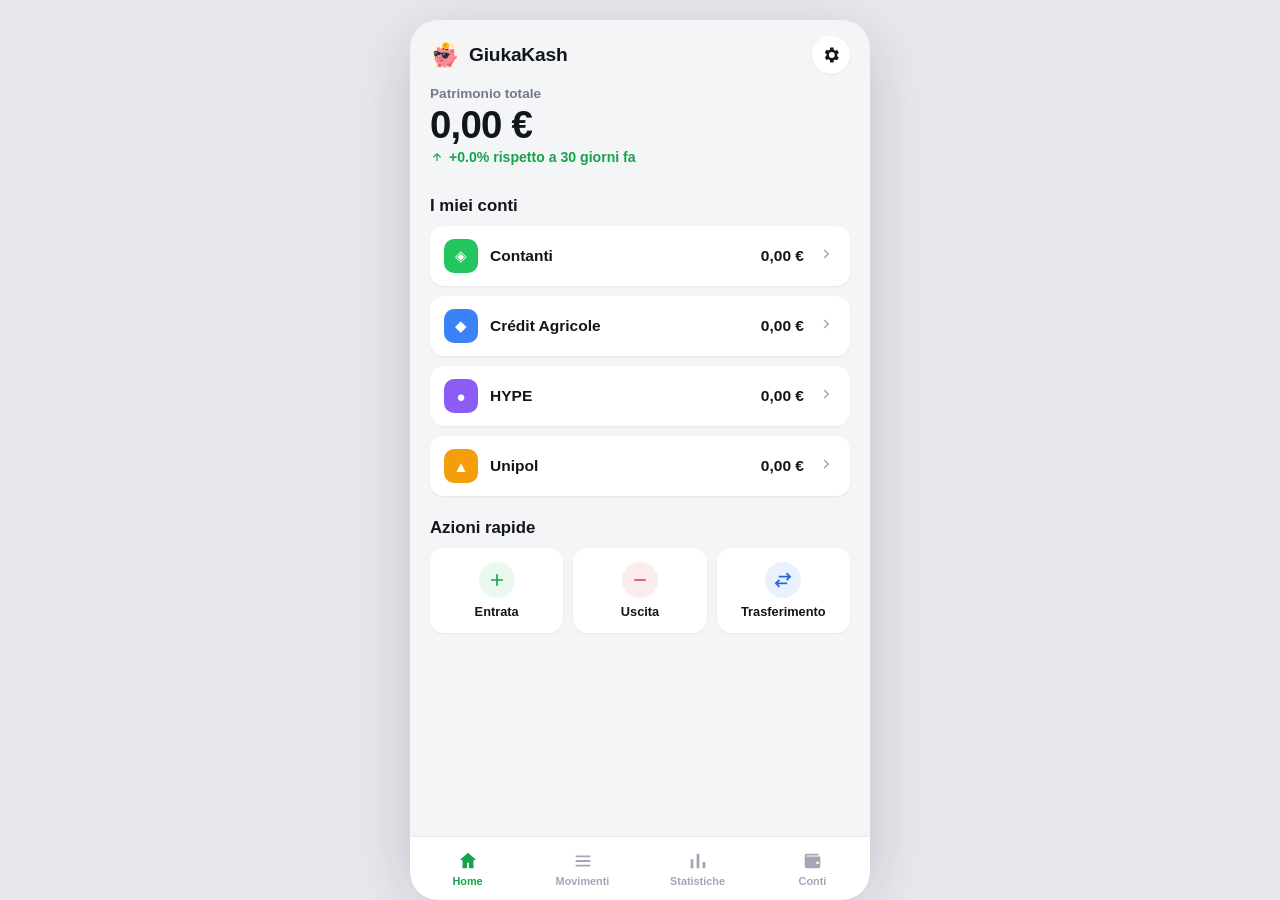
<file: index.html>
<!DOCTYPE html>
<html lang="it">
<head>
<meta charset="UTF-8">
<meta name="viewport" content="width=device-width, initial-scale=1, maximum-scale=1, viewport-fit=cover">
<title>GiukaKash</title>
<meta name="description" content="GiukaKash — Gestione del patrimonio personale della cappella">
<meta name="theme-color" content="#0f172a" media="(prefers-color-scheme: light)">
<meta name="theme-color" content="#0b0c0f" media="(prefers-color-scheme: dark)">
<link rel="manifest" href="manifest.json">
<link rel="icon" href="icons/icon-192.png">
<link rel="apple-touch-icon" href="icons/icon-192.png">
<meta name="apple-mobile-web-app-capable" content="yes">
<meta name="apple-mobile-web-app-status-bar-style" content="black-translucent">
<meta name="apple-mobile-web-app-title" content="GiukaKash">
<script>
  // Applica subito il tema salvato per evitare un flash del tema sbagliato al caricamento.
  (function () {
    try {
      var t = localStorage.getItem('moneyapp:theme');
      if (t === 'light' || t === 'dark') document.documentElement.setAttribute('data-theme', t);
    } catch (e) {}
  })();
</script>
<link rel="stylesheet" href="css/style.css">
</head>
<body>

<div id="app"></div>

<nav id="bottom-nav">
  <button data-navitem="home" class="nav-item">
    <svg viewBox="0 0 24 24" width="22" height="22"><path fill="currentColor" d="M12 3l9 8h-3v9h-5v-6H11v6H6v-9H3z"/></svg>
    <span>Home</span>
  </button>
  <button data-navitem="movements" class="nav-item">
    <svg viewBox="0 0 24 24" width="22" height="22"><path fill="currentColor" d="M4 6h16v2H4zm0 5h16v2H4zm0 5h16v2H4z"/></svg>
    <span>Movimenti</span>
  </button>
  <button data-navitem="stats" class="nav-item">
    <svg viewBox="0 0 24 24" width="22" height="22"><path fill="currentColor" d="M4 20V10h3v10zm6.5 0V4h3v16zm6.5 0v-7h3v7z"/></svg>
    <span>Statistiche</span>
  </button>
  <button data-navitem="accounts" class="nav-item">
    <svg viewBox="0 0 24 24" width="22" height="22"><path fill="currentColor" d="M3 6a2 2 0 012-2h13v2H5v1h15v11a2 2 0 01-2 2H5a2 2 0 01-2-2zm14 6.5a1.5 1.5 0 100 3 1.5 1.5 0 000-3z"/></svg>
    <span>Conti</span>
  </button>
</nav>

<div id="modal-root"></div>

<script src="js/db.js"></script>
<script src="js/charts.js"></script>
<script src="js/render.js"></script>
<script src="js/app.js"></script>
</body>
</html>
</file>
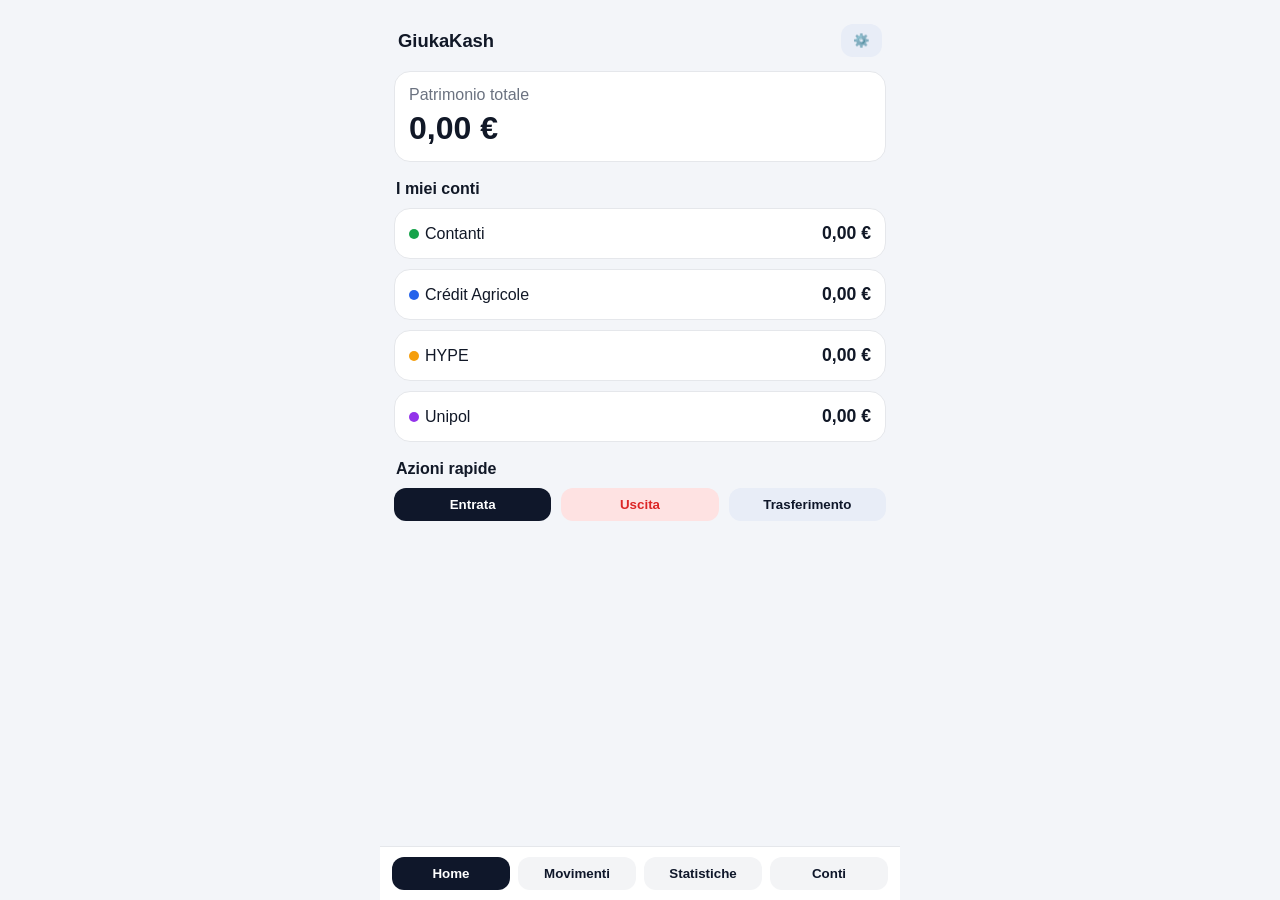
<file: old/index.html>
<!doctype html>
<html lang="it">
  <head>
    <meta charset="UTF-8" />
    <meta name="viewport" content="width=device-width, initial-scale=1.0, viewport-fit=cover" />
    <meta name="theme-color" content="#0f172a" />
    <title>GiukaKash</title>
    <link rel="manifest" href="./manifest.json" />
    <link rel="stylesheet" href="./styles.css" />
  </head>
  <body>
    <div id="app">
      <header class="topbar">
        <h1>GiukaKash</h1>
        <button id="settingsBtn" class="icon-btn" aria-label="Impostazioni">⚙️</button>
      </header>

      <main>
        <section id="home" class="view active">
          <div class="card hero">
            <p class="muted">Patrimonio totale</p>
            <h2 id="totalWealth">€0,00</h2>
          </div>

          <div class="section-head">
            <h3>I miei conti</h3>
          </div>
          <div id="homeAccounts" class="card-list"></div>

          <div class="section-head">
            <h3>Azioni rapide</h3>
          </div>
          <div class="quick-actions">
            <button class="primary" data-quick-type="income">Entrata</button>
            <button class="danger" data-quick-type="expense">Uscita</button>
            <button data-quick-type="transfer">Trasferimento</button>
          </div>
        </section>

        <section id="movements" class="view">
          <div class="card filters">
            <div class="grid-2">
              <label>Conto
                <select id="filterAccount"></select>
              </label>
              <label>Tipo
                <select id="filterType">
                  <option value="all">Tutti</option>
                  <option value="income">Entrata</option>
                  <option value="expense">Uscita</option>
                  <option value="transfer">Trasferimento</option>
                </select>
              </label>
              <label>Categoria
                <select id="filterCategory"></select>
              </label>
              <label>Periodo
                <select id="filterPeriod">
                  <option value="all">Tutto</option>
                  <option value="7">Ultimi 7 giorni</option>
                  <option value="30">Ultimi 30 giorni</option>
                  <option value="365">Ultimi 12 mesi</option>
                </select>
              </label>
            </div>
            <label>Ricerca
              <input id="filterSearch" type="search" placeholder="Descrizione o categoria" />
            </label>
          </div>

          <div class="section-head">
            <h3>Movimenti</h3>
            <button id="addMovementBtn" class="small-btn">+ Aggiungi</button>
          </div>
          <div id="movementList" class="card-list"></div>
        </section>

        <section id="stats" class="view">
          <div class="tabs">
            <button class="tab active" data-range="month">Mensile</button>
            <button class="tab" data-range="week">Settimanale</button>
            <button class="tab" data-range="year">Annuale</button>
          </div>

          <div class="card">
            <p class="muted">Andamento patrimonio</p>
            <canvas id="wealthChart" height="220"></canvas>
          </div>

          <div class="grid-2 stats-kpis">
            <div class="card"><p class="muted">Entrate</p><strong id="kpiIncome">€0,00</strong></div>
            <div class="card"><p class="muted">Uscite</p><strong id="kpiExpense">€0,00</strong></div>
            <div class="card"><p class="muted">Differenza</p><strong id="kpiDiff">€0,00</strong></div>
            <div class="card"><p class="muted">Movimenti</p><strong id="kpiCount">0</strong></div>
          </div>

          <div class="card">
            <p class="muted">Spese per categoria</p>
            <div id="expenseByCategory" class="category-bars"></div>
          </div>
        </section>

        <section id="accounts" class="view">
          <div class="section-head">
            <h3>Conti</h3>
            <button id="addAccountBtn" class="small-btn">+ Nuovo conto</button>
          </div>
          <div id="accountList" class="card-list"></div>
        </section>
      </main>

      <nav class="bottom-nav" aria-label="Navigazione principale">
        <button class="nav-item active" data-view="home">Home</button>
        <button class="nav-item" data-view="movements">Movimenti</button>
        <button class="nav-item" data-view="stats">Statistiche</button>
        <button class="nav-item" data-view="accounts">Conti</button>
      </nav>
    </div>

    <dialog id="movementDialog" class="app-dialog">
      <form id="movementForm" method="dialog">
        <h3 id="movementDialogTitle">Nuovo movimento</h3>
        <input type="hidden" id="movementId" />
        <label>Tipo
          <select id="movementType" required>
            <option value="income">Entrata</option>
            <option value="expense">Uscita</option>
            <option value="transfer">Trasferimento</option>
          </select>
        </label>

        <div id="singleAccountFields">
          <label>Conto
            <select id="movementAccount"></select>
          </label>
        </div>

        <div id="transferFields" class="grid-2 hidden">
          <label>Da conto
            <select id="movementFromAccount"></select>
          </label>
          <label>A conto
            <select id="movementToAccount"></select>
          </label>
        </div>

        <label>Importo (€)
          <input id="movementAmount" type="number" inputmode="decimal" min="0.01" step="0.01" required />
        </label>

        <label id="categoryLabel">Categoria
          <select id="movementCategory" required></select>
        </label>

        <label>Data
          <input id="movementDate" type="date" required />
        </label>

        <label>Descrizione (opzionale)
          <input id="movementDescription" type="text" maxlength="80" placeholder="Es. Spesa supermercato" />
        </label>

        <div class="dialog-actions">
          <button type="button" data-close-dialog="movementDialog">Annulla</button>
          <button class="primary" type="submit">Salva</button>
        </div>
      </form>
    </dialog>

    <dialog id="accountDialog" class="app-dialog">
      <form id="accountForm" method="dialog">
        <h3 id="accountDialogTitle">Nuovo conto</h3>
        <input type="hidden" id="accountId" />
        <label>Nome conto
          <input id="accountName" type="text" maxlength="40" required />
        </label>
        <label>Saldo iniziale (€)
          <input id="accountInitial" type="number" inputmode="decimal" step="0.01" required />
        </label>
        <label>Colore
          <input id="accountColor" type="color" required />
        </label>
        <div class="dialog-actions">
          <button type="button" data-close-dialog="accountDialog">Annulla</button>
          <button class="primary" type="submit">Salva</button>
        </div>
      </form>
    </dialog>

    <dialog id="categoriesDialog" class="app-dialog">
      <form id="categoriesForm" method="dialog">
        <h3>Gestione categorie</h3>
        <label>Tipo
          <select id="categoryTypeSelector">
            <option value="income">Entrata</option>
            <option value="expense">Uscita</option>
          </select>
        </label>
        <label>Nuova categoria
          <input id="newCategoryName" type="text" maxlength="30" placeholder="Nome categoria" />
        </label>
        <div class="dialog-actions">
          <button type="button" id="addCategoryBtn">Aggiungi</button>
          <button type="button" data-close-dialog="categoriesDialog">Chiudi</button>
        </div>
        <div id="categoryList" class="simple-list"></div>
      </form>
    </dialog>

    <dialog id="settingsDialog" class="app-dialog">
      <form method="dialog">
        <h3>Impostazioni</h3>
        <div class="settings-actions">
          <button type="button" id="manageCategoriesBtn">Gestisci categorie</button>
          <button type="button" id="exportBtn">Esporta dati</button>
          <label class="file-import">
            Importa dati
            <input id="importInput" type="file" accept="application/json" />
          </label>
        </div>
        <div class="dialog-actions">
          <button type="button" data-close-dialog="settingsDialog">Chiudi</button>
        </div>
      </form>
    </dialog>

    <dialog id="accountDetailDialog" class="app-dialog">
      <form method="dialog">
        <h3 id="accountDetailTitle">Dettaglio conto</h3>
        <p class="muted" id="accountDetailBalance"></p>
        <div id="accountDetailMovements" class="simple-list"></div>
        <div class="dialog-actions">
          <button type="button" data-close-dialog="accountDetailDialog">Chiudi</button>
        </div>
      </form>
    </dialog>

    <script src="./app.js"></script>
  </body>
</html>
</file>
<file: css/style.css>
/* ============================================================
   style.css — design system "Le mie finanze"
   ============================================================ */

:root {
  --bg: #f4f5f7;
  --surface: #ffffff;
  --text: #12151b;
  --text-secondary: #75798a;
  --text-tertiary: #a3a7b5;
  --border: #e9eaee;
  --accent-solid: #16a34a;
  --accent: #16a34a;
  --accent-soft: #e9f9ee;
  --income: #16a34a;
  --income-soft: #e9f9ee;
  --expense: #e0393f;
  --expense-soft: #fdeced;
  --transfer: #2563eb;
  --transfer-soft: #eaf1fe;
  --danger: #e0393f;
  --radius-lg: 20px;
  --radius-md: 14px;
  --radius-sm: 10px;
  --nav-height: 64px;
  --max-width: 460px;
  --shadow-card: 0 1px 2px rgba(16, 24, 40, 0.04), 0 1px 3px rgba(16, 24, 40, 0.03);
  --page-backdrop: #e7e8ec;
  font-size: 16px;
  color-scheme: light;
}

/* Tema scuro automatico (segue il sistema) quando l'utente non ha forzato "Chiaro" */
@media (prefers-color-scheme: dark) {
  :root:not([data-theme="light"]) {
    --bg: #121317;
    --surface: #1c1e24;
    --text: #f2f3f5;
    --text-secondary: #9aa0ac;
    --text-tertiary: #6b7280;
    --border: #2b2e36;
    --accent-soft: rgba(34, 197, 94, 0.16);
    --income: #4ade80;
    --income-soft: rgba(74, 222, 128, 0.16);
    --expense: #f87171;
    --expense-soft: rgba(248, 113, 113, 0.16);
    --transfer: #60a5fa;
    --transfer-soft: rgba(96, 165, 250, 0.18);
    --page-backdrop: #0b0c0f;
    --shadow-card: 0 1px 2px rgba(0, 0, 0, 0.35), 0 1px 3px rgba(0, 0, 0, 0.25);
    color-scheme: dark;
  }
}

/* Tema scuro forzato manualmente dalle Impostazioni, indipendentemente dal sistema */
:root[data-theme="dark"] {
  --bg: #121317;
  --surface: #1c1e24;
  --text: #f2f3f5;
  --text-secondary: #9aa0ac;
  --text-tertiary: #6b7280;
  --border: #2b2e36;
  --accent-soft: rgba(34, 197, 94, 0.16);
  --income: #4ade80;
  --income-soft: rgba(74, 222, 128, 0.16);
  --expense: #f87171;
  --expense-soft: rgba(248, 113, 113, 0.16);
  --transfer: #60a5fa;
  --transfer-soft: rgba(96, 165, 250, 0.18);
  --page-backdrop: #0b0c0f;
  --shadow-card: 0 1px 2px rgba(0, 0, 0, 0.35), 0 1px 3px rgba(0, 0, 0, 0.25);
  color-scheme: dark;
}

/* Tema chiaro forzato manualmente, anche se il sistema è scuro */
:root[data-theme="light"] { color-scheme: light; }

* { box-sizing: border-box; }

html, body {
  margin: 0;
  padding: 0;
  background: var(--page-backdrop);
  color: var(--text);
  font-family: -apple-system, BlinkMacSystemFont, "SF Pro Text", "Segoe UI", Roboto, Helvetica, Arial, sans-serif;
  -webkit-font-smoothing: antialiased;
  transition: background-color 0.2s ease, color 0.2s ease;
}

body {
  min-height: 100vh;
  display: flex;
  justify-content: center;
}

#app {
  width: 100%;
  max-width: var(--max-width);
  min-height: 100vh;
  background: var(--bg);
  padding-bottom: calc(var(--nav-height) + 24px + env(safe-area-inset-bottom, 0px));
  position: relative;
}

button, input, select, textarea {
  font-family: inherit;
  font-size: 1rem;
  color: inherit;
}

button {
  border: none;
  background: none;
  cursor: pointer;
  -webkit-tap-highlight-color: transparent;
}

/* ---------------- Layout generico ---------------- */
.screen { padding: env(safe-area-inset-top, 0px) 0 0; }

.topbar {
  display: flex;
  align-items: center;
  justify-content: space-between;
  padding: 18px 20px 8px;
}
.topbar h1 { font-size: 1.5rem; font-weight: 700; margin: 0; letter-spacing: -0.01em; }
.topbar .icon-btn:only-child { margin-left: auto; }

.brand-topbar { padding-top: 16px; }
.brand-lockup { display: flex; align-items: center; gap: 9px; }
.brand-logo { flex-shrink: 0; border-radius: 8px; }
.brand-name { font-size: 1.2rem; font-weight: 800; letter-spacing: -0.01em; }
.wealth-label { display: block; font-size: 0.85rem; font-weight: 600; color: var(--text-secondary); margin-bottom: 2px; }

.icon-btn {
  width: 38px; height: 38px;
  display: flex; align-items: center; justify-content: center;
  border-radius: 50%;
  background: var(--surface);
  color: var(--text);
  box-shadow: var(--shadow-card);
  flex-shrink: 0;
}
.icon-btn.small { width: 30px; height: 30px; box-shadow: none; background: transparent; color: var(--text-tertiary); }
.icon-btn.confirm { background: var(--accent-solid); color: #fff; }
.icon-btn[disabled] { opacity: 0.35; pointer-events: none; }

.section-header {
  display: flex; align-items: center; justify-content: space-between;
  padding: 22px 20px 10px;
}
.section-header h2 { font-size: 1.05rem; font-weight: 700; margin: 0; }
.link-btn { color: var(--accent-solid); font-weight: 600; font-size: 0.9rem; }

.chevron { color: var(--text-tertiary); flex-shrink: 0; }

.empty-state { text-align: center; padding: 40px 24px; color: var(--text-secondary); }
.empty-title { font-weight: 600; color: var(--text); margin: 0 0 4px; }
.empty-sub { font-size: 0.9rem; margin: 0; }

/* ---------------- Wealth card ---------------- */
.wealth-card { padding: 4px 20px 6px; }
.wealth-amount { font-size: 2.4rem; font-weight: 800; letter-spacing: -0.02em; }
.wealth-delta {
  display: inline-flex; align-items: center; gap: 5px;
  font-size: 0.88rem; font-weight: 600; margin-top: 2px;
}
.wealth-delta.positive { color: var(--income); }
.wealth-delta.negative { color: var(--expense); }

/* ---------------- Account list ---------------- */
.account-list { padding: 0 20px; display: flex; flex-direction: column; gap: 10px; }
.account-row {
  display: flex; align-items: center; gap: 12px;
  background: var(--surface);
  border-radius: var(--radius-md);
  padding: 13px 14px;
  box-shadow: var(--shadow-card);
  width: 100%; text-align: left;
}
.account-dot {
  width: 34px; height: 34px; border-radius: 10px;
  display: flex; align-items: center; justify-content: center;
  color: #fff; font-size: 0.95rem; flex-shrink: 0;
}
.account-name { flex: 1; font-weight: 600; font-size: 0.97rem; }
.account-balance { font-weight: 700; font-size: 0.97rem; margin-right: 2px; }

/* ---------------- Quick actions ---------------- */
.quick-actions { display: grid; grid-template-columns: repeat(3, 1fr); gap: 10px; padding: 0 20px; }
.quick-actions.two { grid-template-columns: repeat(2, 1fr); padding: 16px 20px 0; }
.qa-btn {
  display: flex; flex-direction: column; align-items: center; gap: 6px;
  background: var(--surface); border-radius: var(--radius-md);
  padding: 14px 8px; box-shadow: var(--shadow-card);
  font-weight: 600; font-size: 0.8rem;
}
.qa-btn svg { border-radius: 50%; padding: 8px; box-sizing: content-box; }
.qa-income svg { background: var(--income-soft); color: var(--income); }
.qa-expense svg { background: var(--expense-soft); color: var(--expense); }
.qa-transfer svg { background: var(--transfer-soft); color: var(--transfer); }

/* ---------------- Movimenti ---------------- */
.search-row { padding: 4px 20px 10px; }
.search-row input {
  width: 100%; padding: 11px 14px; border-radius: var(--radius-sm);
  border: 1px solid var(--border); background: var(--surface);
}
.filter-row { display: flex; gap: 6px; padding: 0 20px 14px; overflow: visible; }
.filter-menu {
  position: relative; flex: 1 1 0; min-width: 0;
}
.filter-menu summary {
  display: block; overflow: hidden; text-overflow: ellipsis; white-space: nowrap;
  padding: 8px 20px 8px 6px; border: 1px solid var(--border); border-radius: 999px;
  background: var(--surface); color: var(--text); font-size: 0.82rem; cursor: pointer;
  list-style: none;
}
.filter-menu summary::-webkit-details-marker { display: none; }
.filter-menu summary::after {
  content: ''; position: absolute; top: 50%; right: 8px; width: 6px; height: 6px;
  border-right: 1.5px solid var(--text-secondary); border-bottom: 1.5px solid var(--text-secondary);
  transform: translateY(-65%) rotate(45deg); pointer-events: none;
}
.filter-menu[open] summary::after { transform: translateY(-25%) rotate(225deg); }
.filter-options {
  position: absolute; z-index: 10; top: calc(100% + 6px); left: 0; min-width: 100%;
  padding: 5px; border: 1px solid var(--border); border-radius: var(--radius-sm);
  background: var(--surface); box-shadow: 0 8px 24px rgba(16, 24, 40, 0.14);
}
.filter-options button {
  display: block; width: 100%; padding: 8px 9px; border-radius: 7px;
  background: transparent; color: var(--text); text-align: left; font-size: 0.8rem;
  white-space: nowrap;
}
.filter-options button.selected { background: var(--accent-soft); color: var(--accent-solid); font-weight: 700;
}

.movements-list {
  padding: 0 20px;
  font-family: "Trebuchet MS", "Segoe UI", sans-serif;
}
.mv-date-group { margin-bottom: 6px; }
.mv-date-label {
  font-size: 0.76rem; font-weight: 700; color: var(--text-tertiary);
  text-transform: uppercase; letter-spacing: 0.08em;
  padding: 14px 2px 6px;
}
.mv-row {
  display: flex; align-items: center; gap: 12px; width: 100%; text-align: left;
  background: var(--surface); border-radius: var(--radius-md);
  padding: 12px 14px; margin-bottom: 8px; box-shadow: var(--shadow-card);
}
.mv-icon {
  width: 36px; height: 36px; border-radius: 10px; flex-shrink: 0;
  display: flex; align-items: center; justify-content: center; font-size: 1.05rem;
}
.mv-icon.income { background: var(--income-soft); }
.mv-icon.expense { background: var(--expense-soft); }
.mv-icon.transfer { background: var(--transfer-soft); color: var(--transfer); }
.mv-info { flex: 1; min-width: 0; display: flex; flex-direction: column; gap: 2px; }
.mv-label { font-weight: 700; font-size: 0.93rem; overflow: hidden; text-overflow: ellipsis; white-space: nowrap; }
.mv-sub { font-size: 0.79rem; color: var(--text-secondary); overflow: hidden; text-overflow: ellipsis; white-space: nowrap; }
.mv-amount { font-weight: 700; font-size: 0.93rem; flex-shrink: 0; font-variant-numeric: tabular-nums; letter-spacing: 0.01em; }
.mv-amount.positive { color: var(--income); }
.mv-amount.negative { color: var(--expense); }
.mv-amount.neutral { color: var(--transfer); }

/* ---------------- Tabs / periodo ---------------- */
.tabs {
  display: flex; gap: 6px; padding: 4px 20px 14px;
}
.tab {
  flex: 1; padding: 9px 8px; border-radius: 999px; font-weight: 600; font-size: 0.87rem;
  background: var(--surface); color: var(--text-secondary); box-shadow: var(--shadow-card);
}
.tab.active { background: var(--accent-solid); color: #fff; box-shadow: none; }

.period-nav {
  display: flex; align-items: center; justify-content: center; gap: 14px;
  padding: 0 20px 14px;
}
.period-label { font-weight: 700; font-size: 0.95rem; min-width: 170px; text-align: center; }

/* ---------------- Statistiche summary ---------------- */
.stats-summary { display: grid; grid-template-columns: repeat(3, 1fr); gap: 10px; padding: 0 20px 16px; }
.stat-box {
  background: var(--surface); border-radius: var(--radius-md); box-shadow: var(--shadow-card);
  padding: 12px 10px; display: flex; flex-direction: column; gap: 4px;
}
.stat-label { font-size: 0.74rem; color: var(--text-secondary); font-weight: 600; }
.stat-value { font-size: 1.02rem; font-weight: 700; }
.stat-value.positive { color: var(--income); }
.stat-value.negative { color: var(--expense); }

/* ---------------- Card generica ---------------- */
.card {
  background: var(--surface); border-radius: var(--radius-lg); box-shadow: var(--shadow-card);
  margin: 0 20px 16px; padding: 16px 14px 14px;
}
.card h3 { font-size: 0.95rem; font-weight: 700; margin: 0 0 10px; }
.card-title-row { display: flex; align-items: baseline; justify-content: space-between; margin-bottom: 8px; }
.card-title-row h3 { margin: 0; }
.card-title-value { font-weight: 700; font-size: 0.95rem; }

.chart-svg { display: block; width: 100%; overflow: visible; }
.chart-grid { stroke: var(--border); stroke-width: 1; }
.chart-axis-label { font-size: 9px; fill: var(--text-tertiary); }

.chart-legend { display: flex; flex-wrap: wrap; gap: 6px; margin-top: 12px; }
.legend-chip {
  display: inline-flex; align-items: center; gap: 6px;
  padding: 6px 10px; border-radius: 999px; font-size: 0.76rem; font-weight: 600;
  background: var(--bg); color: var(--text-tertiary); border: 1px solid transparent;
}
.legend-chip .dot { width: 8px; height: 8px; border-radius: 50%; }
.legend-chip.active { color: var(--text); background: var(--surface); border-color: var(--border); }

.donut-row { display: flex; align-items: center; gap: 18px; }
.donut-svg { flex-shrink: 0; }
.donut-legend { flex: 1; display: flex; flex-direction: column; gap: 9px; min-width: 0; }
.donut-legend-item { display: flex; align-items: center; gap: 8px; font-size: 0.82rem; }
.donut-legend-item .dot { width: 9px; height: 9px; border-radius: 50%; flex-shrink: 0; }
.donut-legend-item .cat-name { flex: 1; overflow: hidden; text-overflow: ellipsis; white-space: nowrap; }
.donut-legend-item .cat-value { font-weight: 700; }

/* ---------------- Dettaglio conto ---------------- */
.account-hero {
  margin: 4px 20px 0; border-radius: var(--radius-lg); padding: 22px 20px;
  color: #fff; display: flex; flex-direction: column; gap: 6px;
}
.account-hero-icon {
  width: 34px; height: 34px; border-radius: 10px; background: rgba(255,255,255,0.25);
  display: flex; align-items: center; justify-content: center; font-size: 0.95rem; margin-bottom: 4px;
}
.account-hero-name { font-weight: 600; font-size: 0.95rem; opacity: 0.95; }
.account-hero-balance { font-weight: 800; font-size: 1.9rem; letter-spacing: -0.02em; }

/* ---------------- Bottom nav ---------------- */
#bottom-nav {
  position: fixed; left: 0; right: 0; bottom: 0;
  max-width: var(--max-width); margin: 0 auto;
  background: var(--surface); border-top: 1px solid var(--border);
  display: flex; height: var(--nav-height);
  padding-bottom: env(safe-area-inset-bottom, 0px);
  z-index: 20;
}
.nav-item {
  flex: 1; display: flex; flex-direction: column; align-items: center; justify-content: center; gap: 3px;
  color: var(--text-tertiary); font-size: 0.68rem; font-weight: 600;
}
.nav-item.active { color: var(--accent-solid); }

/* ---------------- Modali ---------------- */
#modal-root { position: fixed; inset: 0; z-index: 50; pointer-events: none; }
#modal-root.open { pointer-events: auto; }
.modal-overlay {
  position: fixed; inset: 0; background: rgba(10, 12, 18, 0.4);
  display: flex; align-items: flex-end; justify-content: center;
  opacity: 0; animation: fadeIn 0.18s ease forwards;
}
@keyframes fadeIn { to { opacity: 1; } }
.modal-sheet {
  width: 100%; max-width: var(--max-width); max-height: 90vh; overflow-y: auto;
  background: var(--bg); border-radius: 22px 22px 0 0;
  transform: translateY(24px); animation: slideUp 0.22s cubic-bezier(.32,.72,0,1) forwards;
  padding-bottom: calc(24px + env(safe-area-inset-bottom, 0px));
}
@keyframes slideUp { to { transform: translateY(0); } }
body.modal-open { overflow: hidden; }

.modal-header {
  display: flex; align-items: center; justify-content: space-between;
  padding: 16px 16px 10px; position: sticky; top: 0; background: var(--bg); z-index: 2;
}
.modal-header h2 { font-size: 1.08rem; font-weight: 700; margin: 0; }
.modal-body { padding: 4px 20px 20px; display: flex; flex-direction: column; gap: 14px; }

.field { display: flex; flex-direction: column; gap: 6px; }
.field span { font-size: 0.8rem; font-weight: 600; color: var(--text-secondary); }
.field input[type=text], .field input[type=date], .field select, .field textarea {
  padding: 12px 14px; border-radius: var(--radius-sm); border: 1px solid var(--border);
  background: var(--surface); width: 100%;
}
.field textarea { resize: vertical; min-height: 56px; }
.field input.invalid, .amount-input.invalid input { border-color: var(--danger); animation: shake 0.3s; }
@keyframes shake { 25% { transform: translateX(-4px); } 75% { transform: translateX(4px); } }

.amount-input {
  display: flex; align-items: center; gap: 6px; border: 1px solid var(--border);
  border-radius: var(--radius-sm); padding: 10px 14px; background: var(--surface);
}
.amount-input span { color: var(--text-secondary); font-weight: 600; }
.amount-input input {
  border: none; padding: 0; font-size: 1.4rem; font-weight: 700; flex: 1; min-width: 0; background: transparent;
}
.amount-input input:focus { outline: none; }
.amount-input input.invalid { color: var(--danger); }

.color-picker { display: flex; flex-wrap: wrap; gap: 10px; }
.color-swatch { width: 32px; height: 32px; border-radius: 50%; border: 2px solid transparent; }
.color-swatch.selected { border-color: var(--text); box-shadow: 0 0 0 2px var(--surface) inset; }

.danger-btn {
  margin-top: 4px; padding: 13px; border-radius: var(--radius-sm);
  background: var(--expense-soft); color: var(--danger); font-weight: 700; text-align: center;
}

.type-tabs { display: flex; gap: 6px; background: var(--surface); padding: 4px; border-radius: 999px; }
.type-tab { flex: 1; padding: 9px 4px; border-radius: 999px; font-weight: 600; font-size: 0.85rem; color: var(--text-secondary); }
.type-tab.income.active { background: var(--income-soft); color: var(--income); }
.type-tab.expense.active { background: var(--expense-soft); color: var(--expense); }
.type-tab.transfer.active { background: var(--transfer-soft); color: var(--transfer); }

/* ---------------- Impostazioni ---------------- */
.settings-list { padding: 6px 20px 20px; display: flex; flex-direction: column; gap: 16px; }
.settings-group { background: var(--surface); border-radius: var(--radius-md); box-shadow: var(--shadow-card); overflow: hidden; }
.settings-row {
  width: 100%; display: flex; align-items: center; gap: 12px; padding: 13px 14px;
  border-bottom: 1px solid var(--border); text-align: left;
}
.settings-row:last-child { border-bottom: none; }
.settings-row.static { cursor: default; }
.settings-row.danger .settings-row-icon, .settings-row.danger span:first-child { color: var(--danger); }
.settings-row-icon {
  width: 32px; height: 32px; border-radius: 9px; background: var(--bg);
  display: flex; align-items: center; justify-content: center; flex-shrink: 0; color: var(--text-secondary);
}
.settings-row-text { display: flex; flex-direction: column; gap: 2px; flex: 1; }
.settings-row-text span { font-weight: 600; font-size: 0.92rem; }
.settings-row-text small { color: var(--text-secondary); font-size: 0.78rem; }

.category-manage-list { padding: 0 20px; display: flex; flex-direction: column; gap: 8px; margin-bottom: 12px; }
.category-manage-row {
  display: flex; align-items: center; gap: 10px; background: var(--surface);
  border-radius: var(--radius-sm); padding: 10px 12px; box-shadow: var(--shadow-card);
}
.category-manage-row .cat-name { flex: 1; font-weight: 600; font-size: 0.9rem; }
.add-category-form { display: flex; gap: 8px; padding: 0 20px; }
.add-category-form input {
  flex: 1; padding: 11px 14px; border-radius: var(--radius-sm); border: 1px solid var(--border); background: var(--surface);
}

/* ---------------- Selettore tema ---------------- */
.theme-option-list { display: flex; flex-direction: column; gap: 8px; }
.theme-option {
  display: flex; align-items: center; justify-content: space-between; gap: 10px;
  width: 100%; text-align: left; background: var(--surface); border: 1px solid var(--border);
  border-radius: var(--radius-md); padding: 13px 14px;
}
.theme-option.selected { border-color: var(--accent-solid); background: var(--accent-soft); }
.theme-option-text { display: flex; flex-direction: column; gap: 2px; }
.theme-option-text span { font-weight: 600; font-size: 0.93rem; }
.theme-option-text small { color: var(--text-secondary); font-size: 0.78rem; }
.theme-check { color: var(--accent-solid); width: 22px; display: flex; justify-content: flex-end; flex-shrink: 0; }

/* ---------------- Responsive: schermi larghi ---------------- */
@media (min-width: 500px) {
  body { padding: 20px 0; }
  #app { border-radius: 28px; box-shadow: 0 20px 60px rgba(16,24,40,0.18); min-height: calc(100vh - 40px); }
  #bottom-nav { border-radius: 0 0 28px 28px; }
}
</file>
<file: old/styles.css>
:root {
  --bg: #f3f5f9;
  --card: #ffffff;
  --text: #111827;
  --muted: #6b7280;
  --primary: #0f172a;
  --accent: #2563eb;
  --danger: #dc2626;
  --border: #e5e7eb;
  --radius: 16px;
}

* { box-sizing: border-box; }
body {
  margin: 0;
  font-family: Inter, -apple-system, BlinkMacSystemFont, "Segoe UI", Roboto, sans-serif;
  background: var(--bg);
  color: var(--text);
}

#app {
  max-width: 520px;
  margin: 0 auto;
  min-height: 100dvh;
  padding: env(safe-area-inset-top) 14px calc(84px + env(safe-area-inset-bottom));
}

.topbar {
  display: flex;
  align-items: center;
  justify-content: space-between;
  padding: 8px 4px 14px;
}
.topbar h1 { margin: 0; font-size: 1.15rem; }

.icon-btn,
.small-btn,
button {
  border: none;
  border-radius: 12px;
  background: #e8edf7;
  color: var(--primary);
  padding: 9px 12px;
  font-weight: 600;
}
button.primary { background: var(--primary); color: #fff; }
button.danger { background: #fee2e2; color: var(--danger); }
button:active { transform: translateY(1px); }

main { display: block; }
.view { display: none; }
.view.active { display: block; }

.card,
.list-item,
.account-row {
  background: var(--card);
  border: 1px solid var(--border);
  border-radius: var(--radius);
  padding: 14px;
}
.hero h2 { margin: 6px 0 0; font-size: 2rem; }

.muted { color: var(--muted); margin: 0; }
.section-head {
  margin: 18px 2px 10px;
  display: flex;
  justify-content: space-between;
  align-items: center;
}
.section-head h3 { margin: 0; font-size: 1rem; }

.card-list { display: grid; gap: 10px; }
.quick-actions { display: grid; gap: 10px; grid-template-columns: repeat(3, 1fr); }

.balance { font-size: 1.1rem; font-weight: 700; }
.row {
  display: flex;
  justify-content: space-between;
  align-items: center;
  gap: 10px;
}
.row small { color: var(--muted); }
.badge {
  font-size: 0.75rem;
  background: #eef2ff;
  color: #3730a3;
  border-radius: 999px;
  padding: 3px 8px;
}
.badge.expense { background: #fee2e2; color: #991b1b; }
.badge.income { background: #dcfce7; color: #166534; }
.badge.transfer { background: #e0f2fe; color: #0c4a6e; }

.grid-2 { display: grid; gap: 10px; grid-template-columns: 1fr 1fr; }
.filters { display: grid; gap: 10px; }

label {
  display: grid;
  gap: 6px;
  font-size: 0.9rem;
}
input, select {
  width: 100%;
  border: 1px solid var(--border);
  border-radius: 12px;
  padding: 10px;
  background: #fff;
  color: var(--text);
}

.tabs {
  display: grid;
  grid-template-columns: repeat(3, 1fr);
  gap: 8px;
  margin-bottom: 10px;
}
.tab.active { background: var(--primary); color: #fff; }

.stats-kpis strong { font-size: 1.1rem; }
.category-bars { display: grid; gap: 8px; }
.category-bar {
  display: grid;
  grid-template-columns: auto 1fr auto;
  gap: 8px;
  align-items: center;
}
.category-bar-track {
  height: 10px;
  background: #e5e7eb;
  border-radius: 999px;
  overflow: hidden;
}
.category-bar-fill {
  height: 100%;
  background: var(--accent);
}

.bottom-nav {
  position: fixed;
  left: 50%;
  transform: translateX(-50%);
  bottom: 0;
  width: min(520px, 100%);
  background: #fff;
  border-top: 1px solid var(--border);
  display: grid;
  grid-template-columns: repeat(4, 1fr);
  gap: 8px;
  padding: 10px 12px calc(10px + env(safe-area-inset-bottom));
}
.nav-item { background: #f3f4f6; }
.nav-item.active { background: var(--primary); color: #fff; }

.app-dialog {
  border: none;
  border-radius: 16px;
  width: min(460px, 92vw);
  padding: 0;
}
.app-dialog form { padding: 16px; display: grid; gap: 10px; }
.app-dialog::backdrop { background: rgba(15, 23, 42, 0.45); }
.dialog-actions {
  display: grid;
  grid-template-columns: 1fr 1fr;
  gap: 8px;
}
.hidden { display: none; }

.simple-list { display: grid; gap: 8px; }
.simple-list .row {
  border: 1px solid var(--border);
  border-radius: 10px;
  padding: 8px 10px;
  background: #fff;
}
.settings-actions { display: grid; gap: 8px; }
.file-import {
  background: #f3f4f6;
  border-radius: 12px;
  padding: 10px;
}
.file-import input { margin-top: 8px; }

.account-dot {
  width: 10px;
  height: 10px;
  border-radius: 50%;
  display: inline-block;
  margin-right: 6px;
}

@media (min-width: 700px) {
  #app { padding-top: 16px; }
}
</file>
